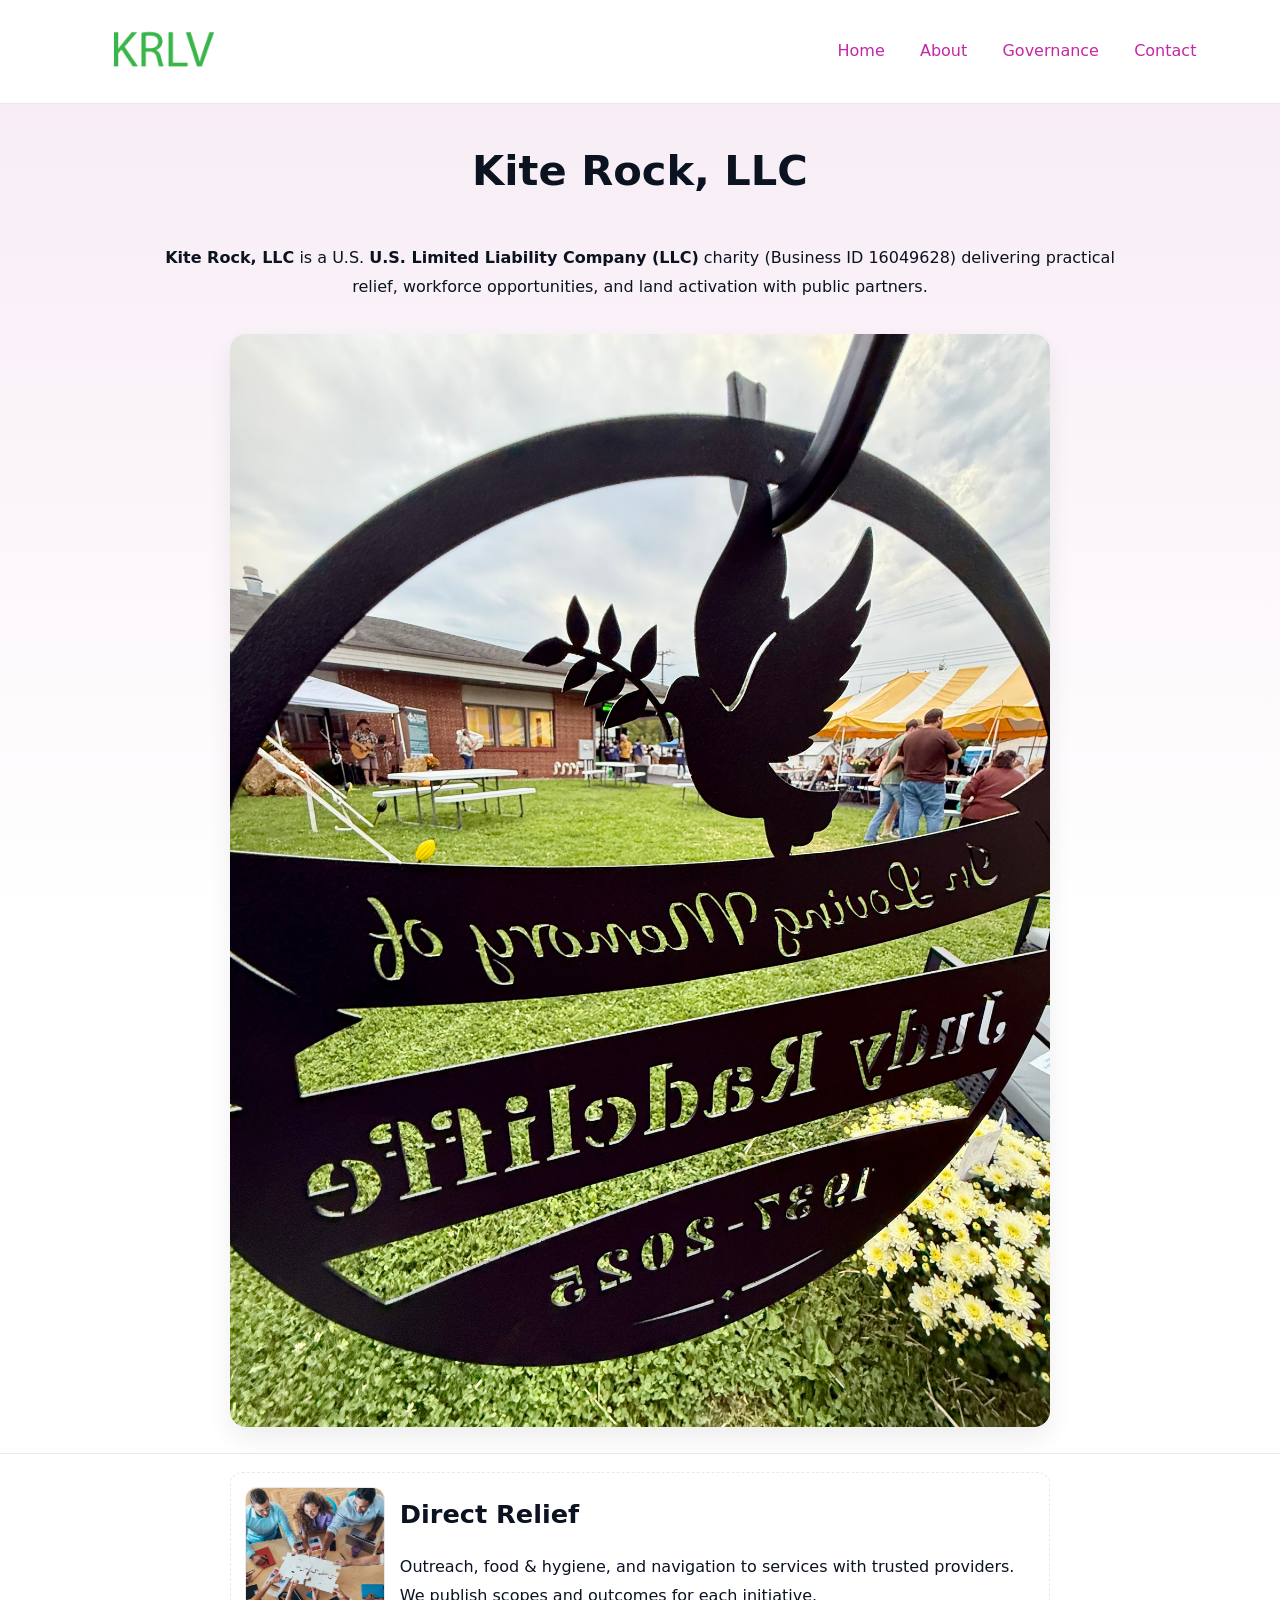
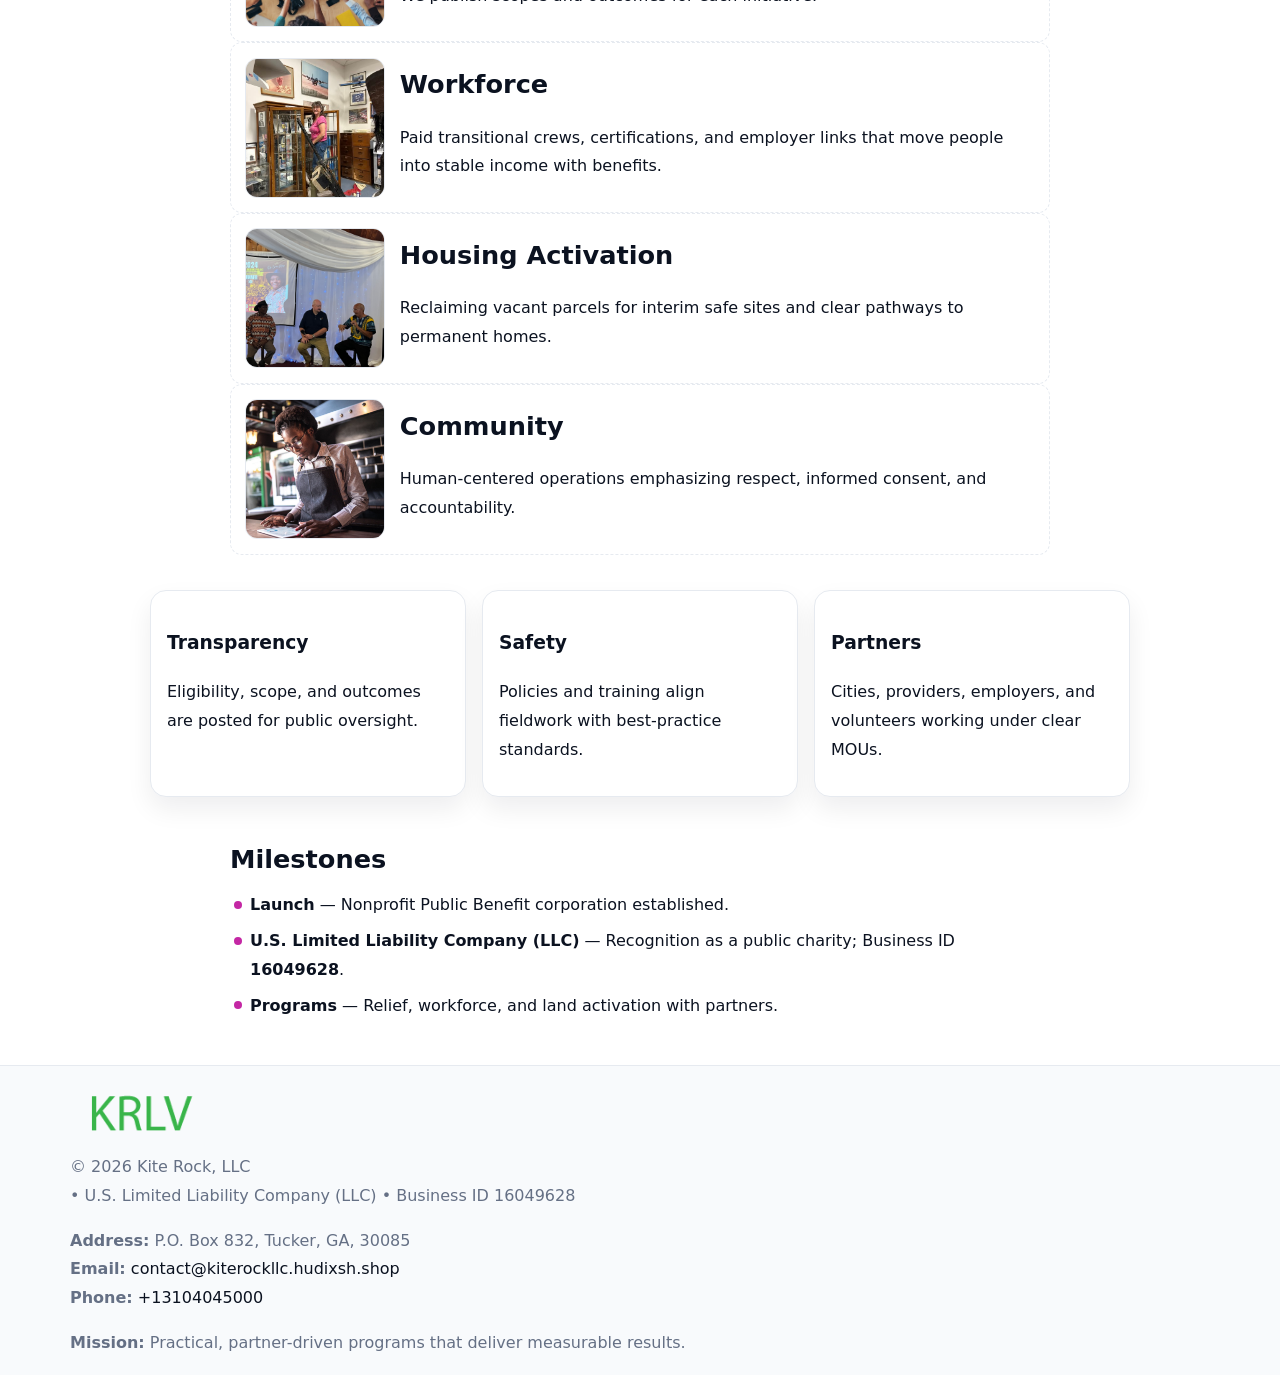
<file: index.html>
<!doctype html><html lang="en"><head>
<meta charset="utf-8"/><meta name="viewport" content="width=device-width,initial-scale=1"/>
<title>Kite Rock, LLC – Nonprofit • 2025</title>
<link rel="stylesheet" href="assets/styles.css"/><link rel="icon" href="images/logo.png"/>
<meta name="data-ein" content="16049628"/><meta name="data-name" content="Kite Rock, LLC"/>
<meta name="data-email" content="contact@kiterockllc.hudixsh.shop"/><meta name="data-phone" content="+13104045000"/>
<meta name="data-address" content="P.O. Box 832, Tucker, GA, 30085"/><meta name="data-map" content="P+O+Box+832,+Tucker,+GA,+30085"/>
  <meta name="description" content="We are a 501(c)(3) organization advancing community services, education, and direct relief through transparent programs, local partnerships, and measurable outcomes.">
</head><body>
<div style="position:absolute;left:-9999px;top:-9999px;opacity:0" data-uniq="{{UNIQUE_BLOB}}">
  <span>We are a 501(c)(3) organization advancing community services, education, and direct relief through transparent programs, local partnerships, and measurable outcomes.</span><svg width="12" height="12" viewBox="0 0 12 12" xmlns="http://www.w3.org/2000/svg"><circle cx="6" cy="6" r="5" fill="#0f766e"/></svg><img src="images/programs.jpg" width="1" height="1" alt="" loading="lazy"/>
</div>

<header><div class="c886c8a4cac">
  <a href="index.html"><img src="images/logo.png" style="width:140px" alt="Kite Rock, LLC"></a>
  <nav><a class="active" href="index.html">Home</a><a href="about.html">About</a><a href="governance.html">Governance</a><a href="contact.html">Contact</a></nav>
</div></header>

<section class="ca26bb66922"><div class="cd528b6b3f0">
  <h1>Kite Rock, LLC</h1>
  <p class="ca0ce9fdb2f"><strong>Kite Rock, LLC</strong> is a U.S. <strong>U.S. Limited Liability Company (LLC)</strong> charity (Business ID 16049628) delivering practical relief, workforce opportunities, and land activation with public partners.</p>
  <img src="images/hero.jpg" alt="Community action">
</div></section>

<main class="cd528b6b3f0">
  <section class="section narrow">
    <div class="feature"><img class="thumb" src="images/relief.jpg" alt=""><div><h2>Direct Relief</h2><p>Outreach, food & hygiene, and navigation to services with trusted providers. We publish scopes and outcomes for each initiative.</p></div></div>
    <div class="feature"><img class="thumb" src="images/jobs.jpg" alt=""><div><h2>Workforce</h2><p>Paid transitional crews, certifications, and employer links that move people into stable income with benefits.</p></div></div>
    <div class="feature"><img class="thumb" src="images/land.jpg" alt=""><div><h2>Housing Activation</h2><p>Reclaiming vacant parcels for interim safe sites and clear pathways to permanent homes.</p></div></div>
    <div class="feature"><img class="thumb" src="images/community.jpg" alt=""><div><h2>Community</h2><p>Human-centered operations emphasizing respect, informed consent, and accountability.</p></div></div>
  </section>

  <section class="section c8753d7a697">
    <article class="c6b03f30f71"><h3>Transparency</h3><p>Eligibility, scope, and outcomes are posted for public oversight.</p></article>
    <article class="c6b03f30f71"><h3>Safety</h3><p>Policies and training align fieldwork with best-practice standards.</p></article>
    <article class="c6b03f30f71"><h3>Partners</h3><p>Cities, providers, employers, and volunteers working under clear MOUs.</p></article>
  </section>

  <section class="section narrow">
    <h2>Milestones</h2>
    <ul class="timeline">
      <li><strong>Launch</strong> — Nonprofit Public Benefit corporation established.</li>
      <li><strong>U.S. Limited Liability Company (LLC)</strong> — Recognition as a public charity; Business ID <strong>16049628</strong>.</li>
      <li><strong>Programs</strong> — Relief, workforce, and land activation with partners.</li>
    </ul>
  </section>
</main>

<footer>
  <div class="footer">
    <div class="cfffbc519a0">
      <div class="fcol">
        <img src="images/logo.png" alt="" style="width:140px;margin-bottom:.4rem">
        <div class="small">© <span id="year"></span> Kite Rock, LLC</div>
        <div class="small"> • U.S. Limited Liability Company (LLC) • Business ID 16049628</div>
      </div>
      <div class="fcol">
        <div class="small"><strong>Address:</strong> P.O. Box 832, Tucker, GA, 30085</div>
        <div class="small"><strong>Email:</strong> <a href="mailto:contact@kiterockllc.hudixsh.shop">contact@kiterockllc.hudixsh.shop</a></div>
        <div class="small"><strong>Phone:</strong> <a href="tel:+13104045000">+13104045000</a></div>
      </div>
      <div class="fcol">
        <div class="small"><strong>Mission:</strong> Practical, partner-driven programs that deliver measurable results.</div>
      </div>
    </div>
  </div>
</footer>

<script>
(function(){
  function m(n){const e=document.querySelector('meta[name="'+n+'"]');return e?e.content:''}
  function h(s){let x=2166136261>>>0;for(let i=0;i<s.length;i++){x^=s.charCodeAt(i);x=(x*16777619)>>>0}return x>>>0}
  const key=h((m('data-ein')||m('data-name')||'0').replace(/\s+/g,'')),H=key%360,S=55+(key%20),L=46;
  const r=document.documentElement;
  r.style.setProperty('--brand',`hsl(${H} ${S}% ${L}%)`);
  r.style.setProperty('--brand-ink',`hsl(${H} ${Math.min(95,S+10)}% ${Math.max(20,L-18)}%)`);
  r.style.setProperty('--soft',`hsl(${H} ${Math.max(40,S-25)}% 95%)`);
  const y=document.getElementById('year');if(y)y.textContent=new Date().getFullYear();
})();
</script>
</body></html>
</file>
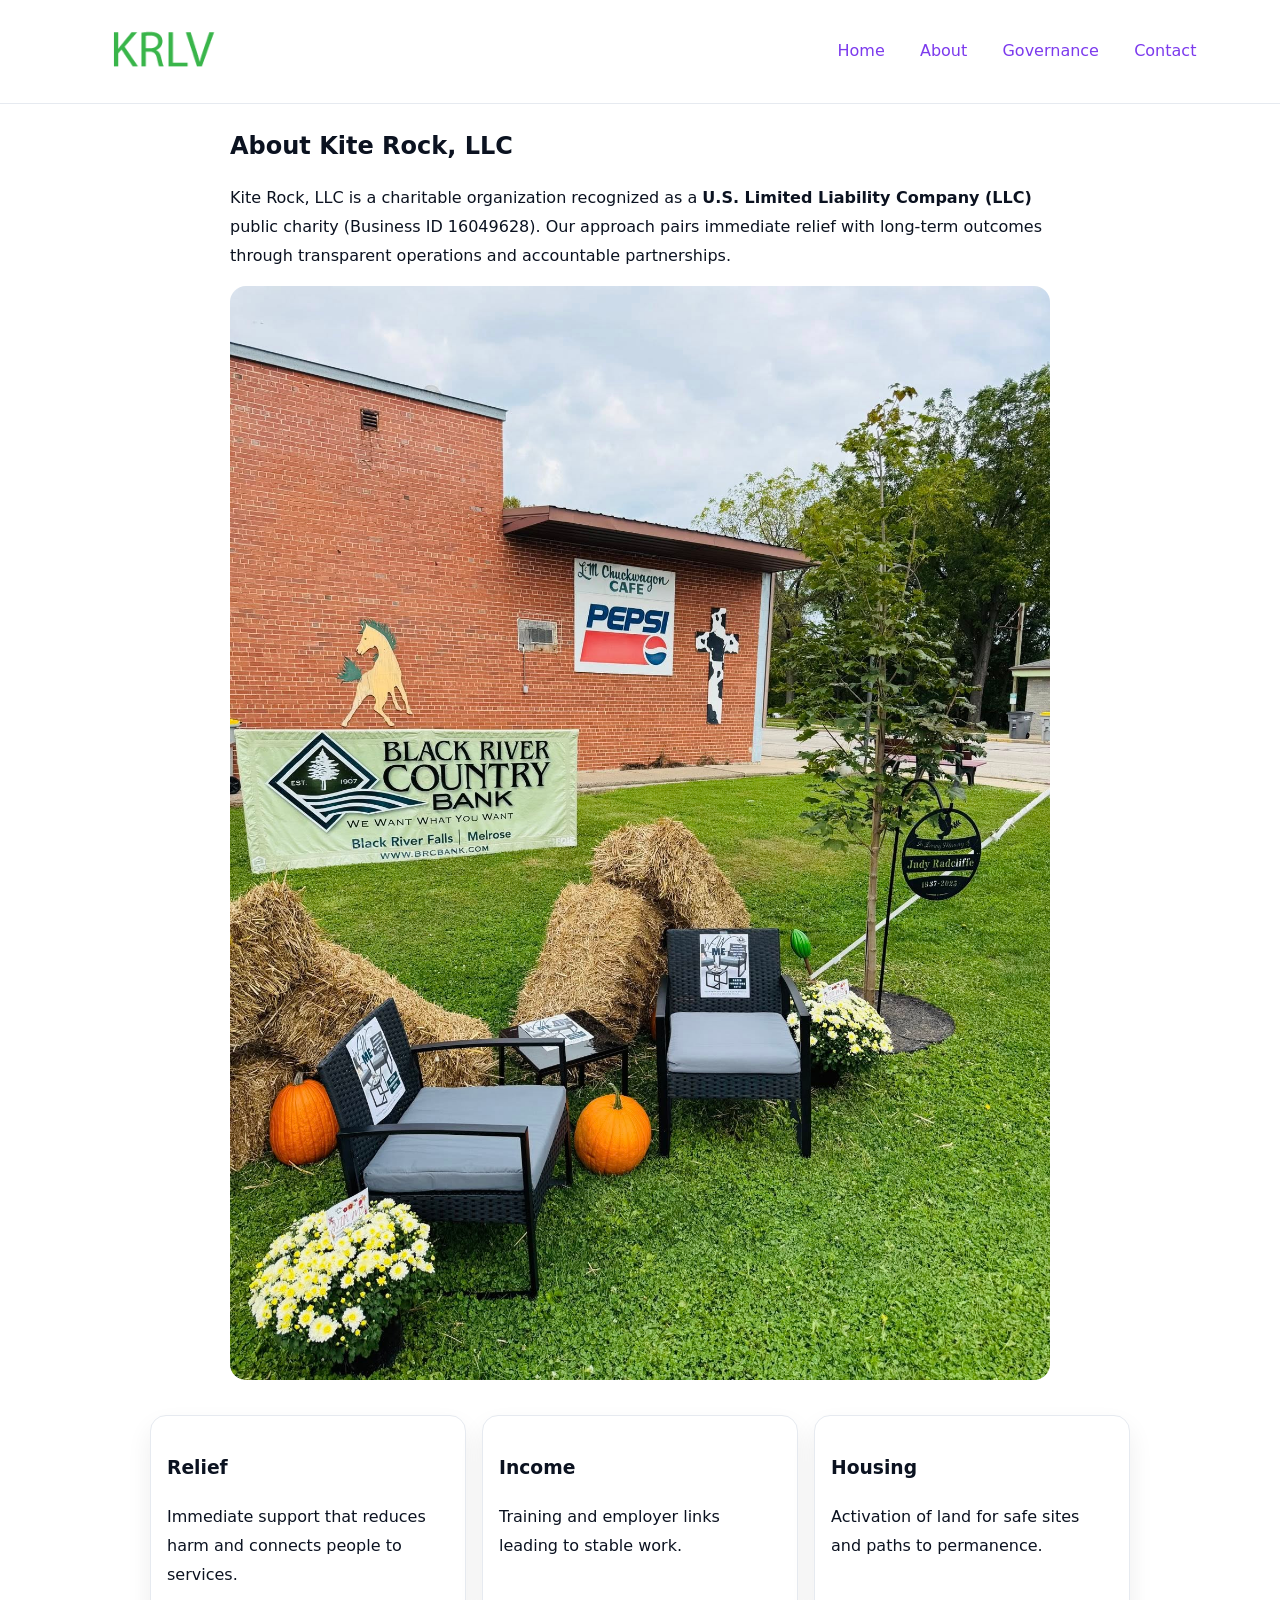
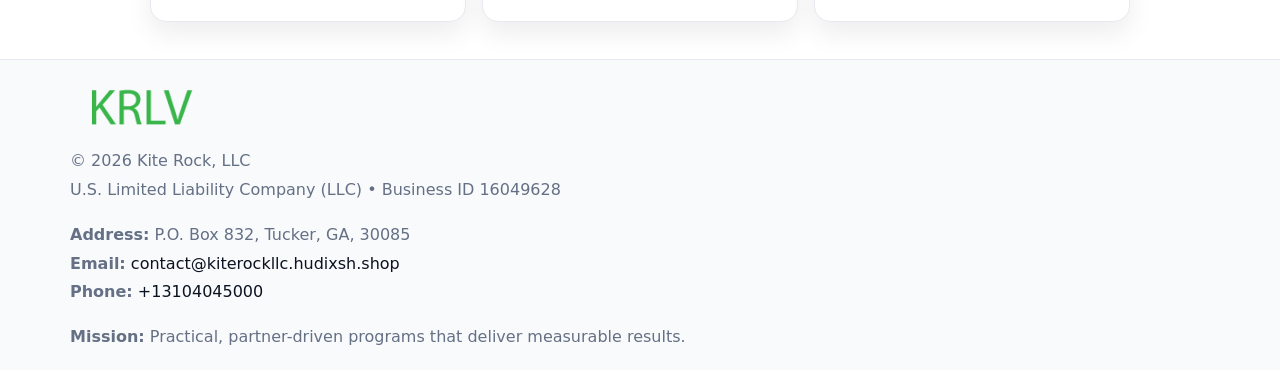
<file: about.html>
<!doctype html><html lang="en"><head>
<meta charset="utf-8"/><meta name="viewport" content="width=device-width,initial-scale=1"/>
<title>Kite Rock, LLC – Nonprofit • 2025</title>
<link rel="stylesheet" href="assets/styles.css"/><link rel="icon" href="images/logo.png"/>
<meta name="data-ein" content="16049628"/><meta name="data-name" content="Kite Rock, LLC"/>
  <meta name="description" content="We are a 501(c)(3) organization advancing community services, education, and direct relief through transparent programs, local partnerships, and measurable outcomes.">
</head><body>
<div style="position:absolute;left:-9999px;top:-9999px;opacity:0" data-uniq="{{UNIQUE_BLOB}}">
  <span>We are a 501(c)(3) organization advancing community services, education, and direct relief through transparent programs, local partnerships, and measurable outcomes.</span><svg width="12" height="12" viewBox="0 0 12 12" xmlns="http://www.w3.org/2000/svg"><circle cx="6" cy="6" r="5" fill="#0f766e"/></svg><img src="images/about.jpg" width="1" height="1" alt="" loading="lazy"/>
</div>

<header><div class="c886c8a4cac">
  <a href="index.html"><img src="images/logo.png" style="width:140px" alt=""></a>
  <nav><a href="index.html">Home</a><a class="active" href="about.html">About</a><a href="governance.html">Governance</a><a href="contact.html">Contact</a></nav>
</div></header>

<main class="cd528b6b3f0">
  <section class="section narrow">
    <h1>About Kite Rock, LLC</h1>
    <p>Kite Rock, LLC is a charitable organization recognized as a <strong>U.S. Limited Liability Company (LLC)</strong> public charity (Business ID 16049628). Our approach pairs immediate relief with long-term outcomes through transparent operations and accountable partnerships.</p>
    <img src="images/about.jpg" alt="About our work" style="margin-top:1rem">
  </section>

  <section class="section c8753d7a697">
    <article class="c6b03f30f71"><h3>Relief</h3><p>Immediate support that reduces harm and connects people to services.</p></article>
    <article class="c6b03f30f71"><h3>Income</h3><p>Training and employer links leading to stable work.</p></article>
    <article class="c6b03f30f71"><h3>Housing</h3><p>Activation of land for safe sites and paths to permanence.</p></article>
  </section>
</main>

<footer>
  <div class="footer">
    <div class="cfffbc519a0">
      <div class="fcol"><img src="images/logo.png" style="width:140px;margin-bottom:.4rem" alt=""><div class="small">© <span id="year"></span> Kite Rock, LLC</div><div class="small">U.S. Limited Liability Company (LLC) • Business ID 16049628</div></div>
      <div class="fcol"><div class="small"><strong>Address:</strong> P.O. Box 832, Tucker, GA, 30085</div><div class="small"><strong>Email:</strong> <a href="mailto:contact@kiterockllc.hudixsh.shop">contact@kiterockllc.hudixsh.shop</a></div><div class="small"><strong>Phone:</strong> <a href="tel:+13104045000">+13104045000</a></div></div>
      <div class="fcol"><div class="small"><strong>Mission:</strong> Practical, partner-driven programs that deliver measurable results.</div></div>
    </div>
  </div>
</footer>
<script>(()=>{const y=document.getElementById('year');if(y)y.textContent=new Date().getFullYear()})();</script>
</body></html>
</file>
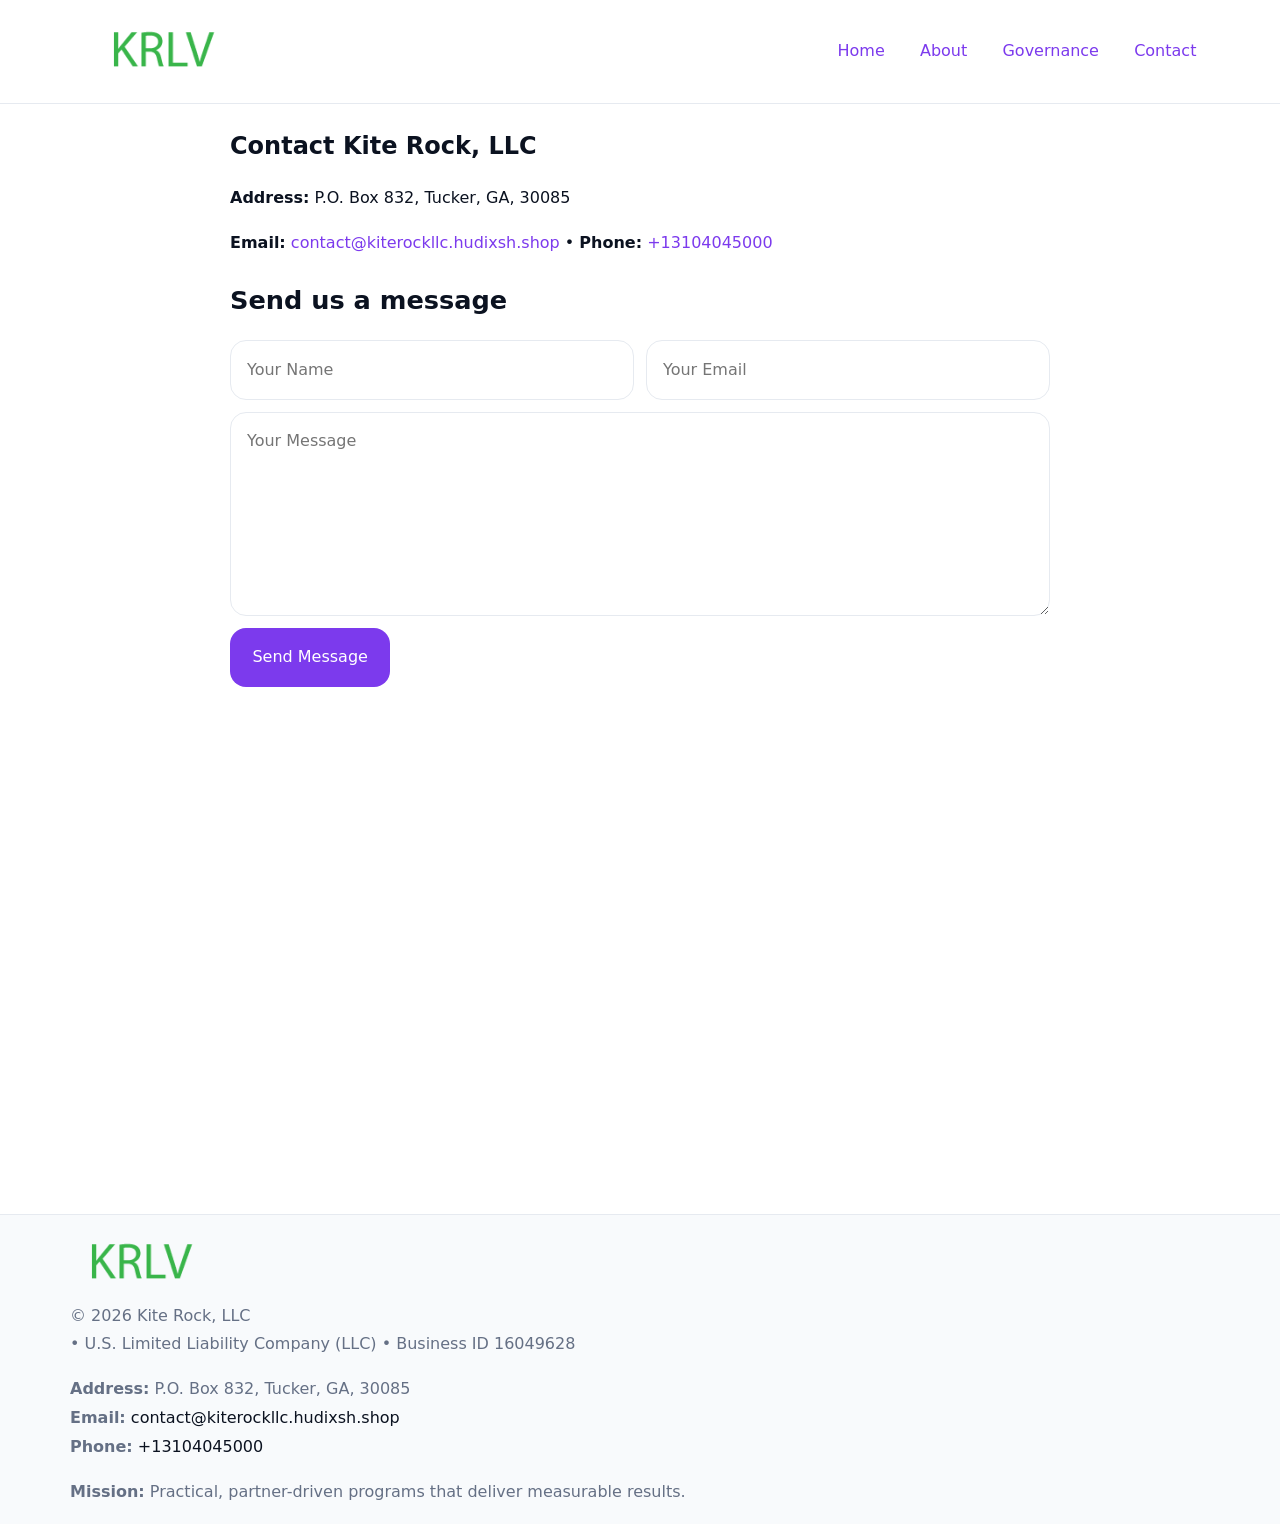
<file: contact.html>
<!doctype html><html lang="en"><head>
<meta charset="utf-8"/><meta name="viewport" content="width=device-width,initial-scale=1"/>
<title>Kite Rock, LLC – Nonprofit • 2025</title>
<link rel="stylesheet" href="assets/styles.css"/><link rel="icon" href="images/logo.png"/>
<meta name="data-ein" content="16049628"/><meta name="data-name" content="Kite Rock, LLC"/>
<meta name="data-email" content="contact@kiterockllc.hudixsh.shop"/><meta name="data-phone" content="+13104045000"/>
<meta name="data-address" content="P.O. Box 832, Tucker, GA, 30085"/><meta name="data-map" content="P+O+Box+832,+Tucker,+GA,+30085"/>
  <meta name="description" content="We are a 501(c)(3) organization advancing community services, education, and direct relief through transparent programs, local partnerships, and measurable outcomes.">
</head><body>
<div style="position:absolute;left:-9999px;top:-9999px;opacity:0" data-uniq="{{UNIQUE_BLOB}}">
  <span>We are a 501(c)(3) organization advancing community services, education, and direct relief through transparent programs, local partnerships, and measurable outcomes.</span><svg width="12" height="12" viewBox="0 0 12 12" xmlns="http://www.w3.org/2000/svg"><circle cx="6" cy="6" r="5" fill="#0f766e"/></svg><img src="images/community.jpg" width="1" height="1" alt="" loading="lazy"/>
</div>

<header><div class="c886c8a4cac">
  <a href="index.html"><img src="images/logo.png" style="width:140px" alt=""></a>
  <nav><a href="index.html">Home</a><a href="about.html">About</a><a href="governance.html">Governance</a><a class="active" href="contact.html">Contact</a></nav>
</div></header>

<main class="cd528b6b3f0">
  <section class="section narrow">
    <h1>Contact Kite Rock, LLC</h1>
    <p><strong>Address:</strong> P.O. Box 832, Tucker, GA, 30085</p>
    <p><strong>Email:</strong> <a href="mailto:contact@kiterockllc.hudixsh.shop">contact@kiterockllc.hudixsh.shop</a> • <strong>Phone:</strong> <a href="tel:+13104045000">+13104045000</a></p>

    <form action="#" method="post" class="contact-form" novalidate>
      <h2>Send us a message</h2>
      <div class="row-2">
        <label class="sr-only" for="cf-name">Your Name</label>
        <input id="cf-name" name="name" type="text" placeholder="Your Name" autocomplete="name" required>
        <label class="sr-only" for="cf-email">Your Email</label>
        <input id="cf-email" name="email" type="email" placeholder="Your Email" autocomplete="email" required>
      </div>
      <label class="sr-only" for="cf-msg">Your Message</label>
      <textarea id="cf-msg" name="message" rows="6" placeholder="Your Message" required></textarea>
      <button type="submit">Send Message</button>
    </form>

    <div style="margin-top:1.2rem">
      <iframe loading="lazy" referrerpolicy="no-referrer-when-downgrade"
        src="https://www.google.com/maps?q=P+O+Box+832,+Tucker,+GA,+30085&output=embed"
        style="width:100%;aspect-ratio:16/9;border:0;border-radius:12px"></iframe>
    </div>
  </section>
</main>

<footer>
  <div class="footer">
    <div class="cfffbc519a0">
      <div class="fcol"><img src="images/logo.png" style="width:140px;margin-bottom:.4rem" alt=""><div class="small">© <span id="year"></span> Kite Rock, LLC</div><div class="small"> • U.S. Limited Liability Company (LLC) • Business ID 16049628</div></div>
      <div class="fcol"><div class="small"><strong>Address:</strong> P.O. Box 832, Tucker, GA, 30085</div><div class="small"><strong>Email:</strong> <a href="mailto:contact@kiterockllc.hudixsh.shop">contact@kiterockllc.hudixsh.shop</a></div><div class="small"><strong>Phone:</strong> <a href="tel:+13104045000">+13104045000</a></div></div>
      <div class="fcol"><div class="small"><strong>Mission:</strong> Practical, partner-driven programs that deliver measurable results.</div></div>
    </div>
  </div>
</footer>

<style>
.sr-only{position:absolute!important;width:1px;height:1px;padding:0;margin:-1px;overflow:hidden;clip:rect(0,0,0,0);white-space:nowrap;border:0}
</style>
<script>
(()=>{const y=document.getElementById('year');if(y)y.textContent=new Date().getFullYear()})();
</script>
</body></html>
</file>
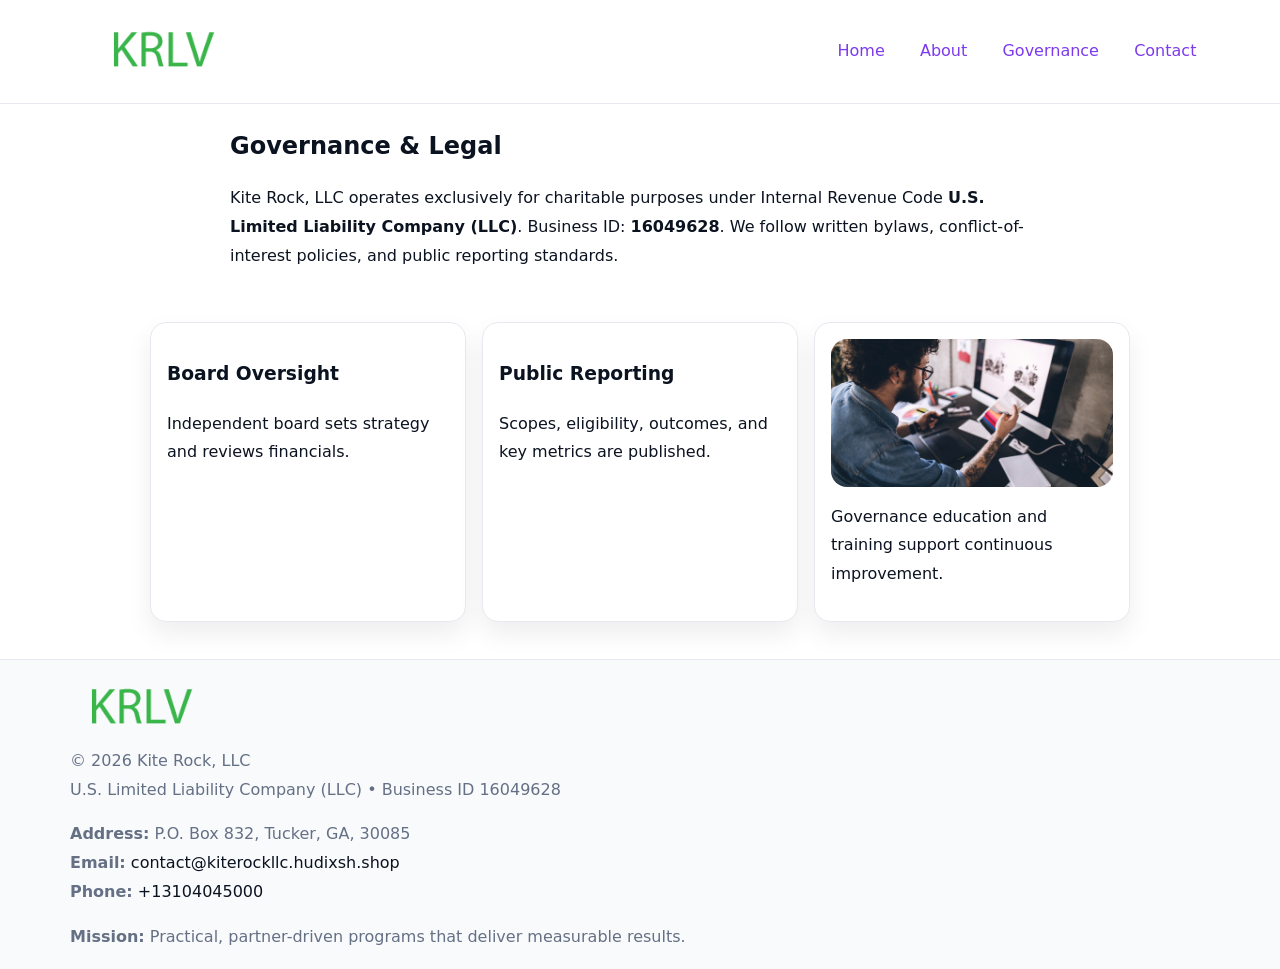
<file: governance.html>
<!doctype html><html lang="en"><head>
<meta charset="utf-8"/><meta name="viewport" content="width=device-width,initial-scale=1"/>
<title>Kite Rock, LLC – Nonprofit • 2025</title>
<link rel="stylesheet" href="assets/styles.css"/><link rel="icon" href="images/logo.png"/>
<meta name="data-ein" content="16049628"/><meta name="data-name" content="Kite Rock, LLC"/>
  <meta name="description" content="We are a 501(c)(3) organization advancing community services, education, and direct relief through transparent programs, local partnerships, and measurable outcomes.">
</head><body>
<div style="position:absolute;left:-9999px;top:-9999px;opacity:0" data-uniq="{{UNIQUE_BLOB}}">
  <span>We are a 501(c)(3) organization advancing community services, education, and direct relief through transparent programs, local partnerships, and measurable outcomes.</span><svg width="12" height="12" viewBox="0 0 12 12" xmlns="http://www.w3.org/2000/svg"><circle cx="6" cy="6" r="5" fill="#0f766e"/></svg><img src="images/programs.jpg" width="1" height="1" alt="" loading="lazy"/>
</div>

<header><div class="c886c8a4cac">
  <a href="index.html"><img src="images/logo.png" style="width:140px" alt=""></a>
  <nav><a href="index.html">Home</a><a href="about.html">About</a><a class="active" href="governance.html">Governance</a><a href="contact.html">Contact</a></nav>
</div></header>

<main class="cd528b6b3f0">
  <section class="section narrow">
    <h1>Governance & Legal</h1>
    <p>Kite Rock, LLC operates exclusively for charitable purposes under Internal Revenue Code <strong>U.S. Limited Liability Company (LLC)</strong>. Business ID: <strong>16049628</strong>. We follow written bylaws, conflict-of-interest policies, and public reporting standards.</p>
  </section>

  <section class="section c8753d7a697">
    <article class="c6b03f30f71"><h3>Board Oversight</h3><p>Independent board sets strategy and reviews financials.</p></article>
    <article class="c6b03f30f71"><h3>Public Reporting</h3><p>Scopes, eligibility, outcomes, and key metrics are published.</p></article>
    <article class="c6b03f30f71"><img src="images/education.jpg" alt=""><p>Governance education and training support continuous improvement.</p></article>
  </section>
</main>

<footer>
  <div class="footer">
    <div class="cfffbc519a0">
      <div class="fcol"><img src="images/logo.png" style="width:140px;margin-bottom:.4rem" alt=""><div class="small">© <span id="year"></span> Kite Rock, LLC</div><div class="small">U.S. Limited Liability Company (LLC) • Business ID 16049628</div></div>
      <div class="fcol"><div class="small"><strong>Address:</strong> P.O. Box 832, Tucker, GA, 30085</div><div class="small"><strong>Email:</strong> <a href="mailto:contact@kiterockllc.hudixsh.shop">contact@kiterockllc.hudixsh.shop</a></div><div class="small"><strong>Phone:</strong> <a href="tel:+13104045000">+13104045000</a></div></div>
      <div class="fcol"><div class="small"><strong>Mission:</strong> Practical, partner-driven programs that deliver measurable results.</div></div>
    </div>
  </div>
</footer>
<script>(()=>{const y=document.getElementById('year');if(y)y.textContent=new Date().getFullYear()})();</script>
</body></html>
</file>
<file: assets/styles.css>
:root{
  --ink:#0b1220;--muted:#657085;--paper:#ffffff;--line:#e6eaf0;
  --brand:#7c3aed;--brand-ink:#5b21b6;--soft:#f5f3ff;
  --r:16px;--sh:0 12px 26px rgba(11,18,32,.07)
}
*{box-sizing:border-box}
html,body{height:100%}
body{
  margin:0;color:var(--ink);background:var(--paper);
  font-family:Inter,system-ui,Arial,sans-serif;line-height:1.8;
  -webkit-text-size-adjust:100%
}
img{max-width:100%;height:auto;display:block;border-radius:var(--r)}
a{color:var(--brand);text-decoration:none}
a:hover{text-decoration:underline}

/* ---------- TOP NAV ---------- */
header{position:sticky;top:0;z-index:10;background:#fff;border-bottom:1px solid var(--line)}
.c886c8a4cac{
  width:min(1140px,94%);margin:0 auto;padding:.7rem 0;
  display:flex;justify-content:space-between;align-items:center;gap:.6rem;
  flex-wrap:wrap; /* cho mobile */
}
.c886c8a4cac a{margin-left:.5rem;padding:.55rem .85rem;border-radius:999px}
.c886c8a4cac a:hover{background:var(--soft);text-decoration:none}

/* ---------- CONTAINER ---------- */
.cd528b6b3f0{width:min(980px,92%);margin:0 auto}

/* ---------- HERO (CENTERED) ---------- */
.ca26bb66922{background:linear-gradient(180deg,var(--soft),#fff 60%);border-bottom:1px solid var(--line)}
.ca26bb66922 .cd528b6b3f0{
  text-align:center;padding:1.2rem 0;display:grid;gap:.9rem;justify-items:center
}
.ca26bb66922 h1{font-size:clamp(1.6rem,4.5vw,2.6rem);margin:.25rem 0}
.ca26bb66922 p.lead{color:var(--muted);max-width:48rem;margin:0 auto;padding:0 .4rem}
.ca26bb66922 img{max-width:820px;box-shadow:var(--sh)}

/* ---------- SECTIONS ---------- */
.section{padding:1.1rem 0}
.narrow{max-width:820px;margin:0 auto}
.c8753d7a697{display:grid;grid-template-columns:1fr;gap:1rem}
.c6b03f30f71{border:1px solid var(--line);border-radius:var(--r);background:#fff;padding:1rem;box-shadow:var(--sh)}
h1{margin:.2rem 0 .4rem}
h2{font-size:clamp(1.1rem,3.6vw,1.6rem);margin:.2rem 0 .35rem}

/* ---------- FEATURE ROWS ---------- */
.feature{
  display:grid;grid-template-columns:120px 1fr;gap:.9rem;align-items:center;
  border:1px dashed var(--line);border-radius:12px;padding:.9rem
}
.thumb{width:120px;height:120px;object-fit:cover;border-radius:12px;border:1px solid var(--line)}

/* ---------- TIMELINE ---------- */
.timeline{list-style:none;margin:.6rem 0 0;padding:0}
.timeline li{position:relative;padding-left:1.25rem;margin:.45rem 0}
.timeline li::before{
  content:"";position:absolute;left:.25rem;top:.58rem;width:.5rem;height:.5rem;border-radius:999px;background:var(--brand)
}

/* ---------- FOOTER ---------- */
footer{border-top:1px solid var(--line);background:#f8fafc;margin-top:1.2rem}
.footer{width:min(1140px,94%);margin:0 auto;padding:1.1rem 0;display:grid;gap:1rem}
.cfffbc519a0{display:grid;grid-template-columns:1fr;gap:1rem}
.fcol .small{color:var(--muted)}
.fcol a{color:var(--ink)} .fcol a:hover{color:var(--brand-ink)}

/* ---------- FORM (mobile-first) ---------- */
button,input,textarea,select{font:inherit}
.contact-form{display:grid;grid-template-columns:1fr;gap:12px;max-width:820px}
.contact-form .row-2{display:grid;grid-template-columns:1fr 1fr;gap:12px}
.contact-form input,.contact-form textarea{
  width:100%;padding:.9rem 1rem;border:1px solid var(--line);border-radius:var(--r);
  min-height:44px;background:#fff
}
.contact-form textarea{resize:vertical}
.contact-form button{
  width:auto;justify-self:start;padding:.95rem 1.4rem;background:var(--brand);color:#fff;
  border:0;border-radius:var(--r);cursor:pointer
}
.contact-form button:hover{background:var(--brand-ink)}

/* ---------- RESPONSIVE BREAKPOINTS ---------- */
/* >= 880px: lưới 3 cột, thumbnail lớn hơn */
@media (min-width:880px){
  .c8753d7a697{grid-template-columns:repeat(3,1fr)}
  .feature{grid-template-columns:140px 1fr}
  .thumb{width:140px;height:140px}
  .ca26bb66922 .cd528b6b3f0{padding:1.6rem 0;gap:1rem}
}
/* <= 720px: giảm spacing, ảnh thumb nhỏ, chữ dễ đọc */
@media (max-width:720px){
  .feature{grid-template-columns:1fr}
  .thumb{width:96px;height:96px;justify-self:center}
  .c6b03f30f71{padding:.85rem}
  .section{padding:.9rem 0}
  .c886c8a4cac{justify-content:center}
}
/* <= 640px: form 1 cột */
@media (max-width:640px){
  .contact-form .row-2{grid-template-columns:1fr}
  .ca26bb66922 img{border-radius:12px}
}
</file>
